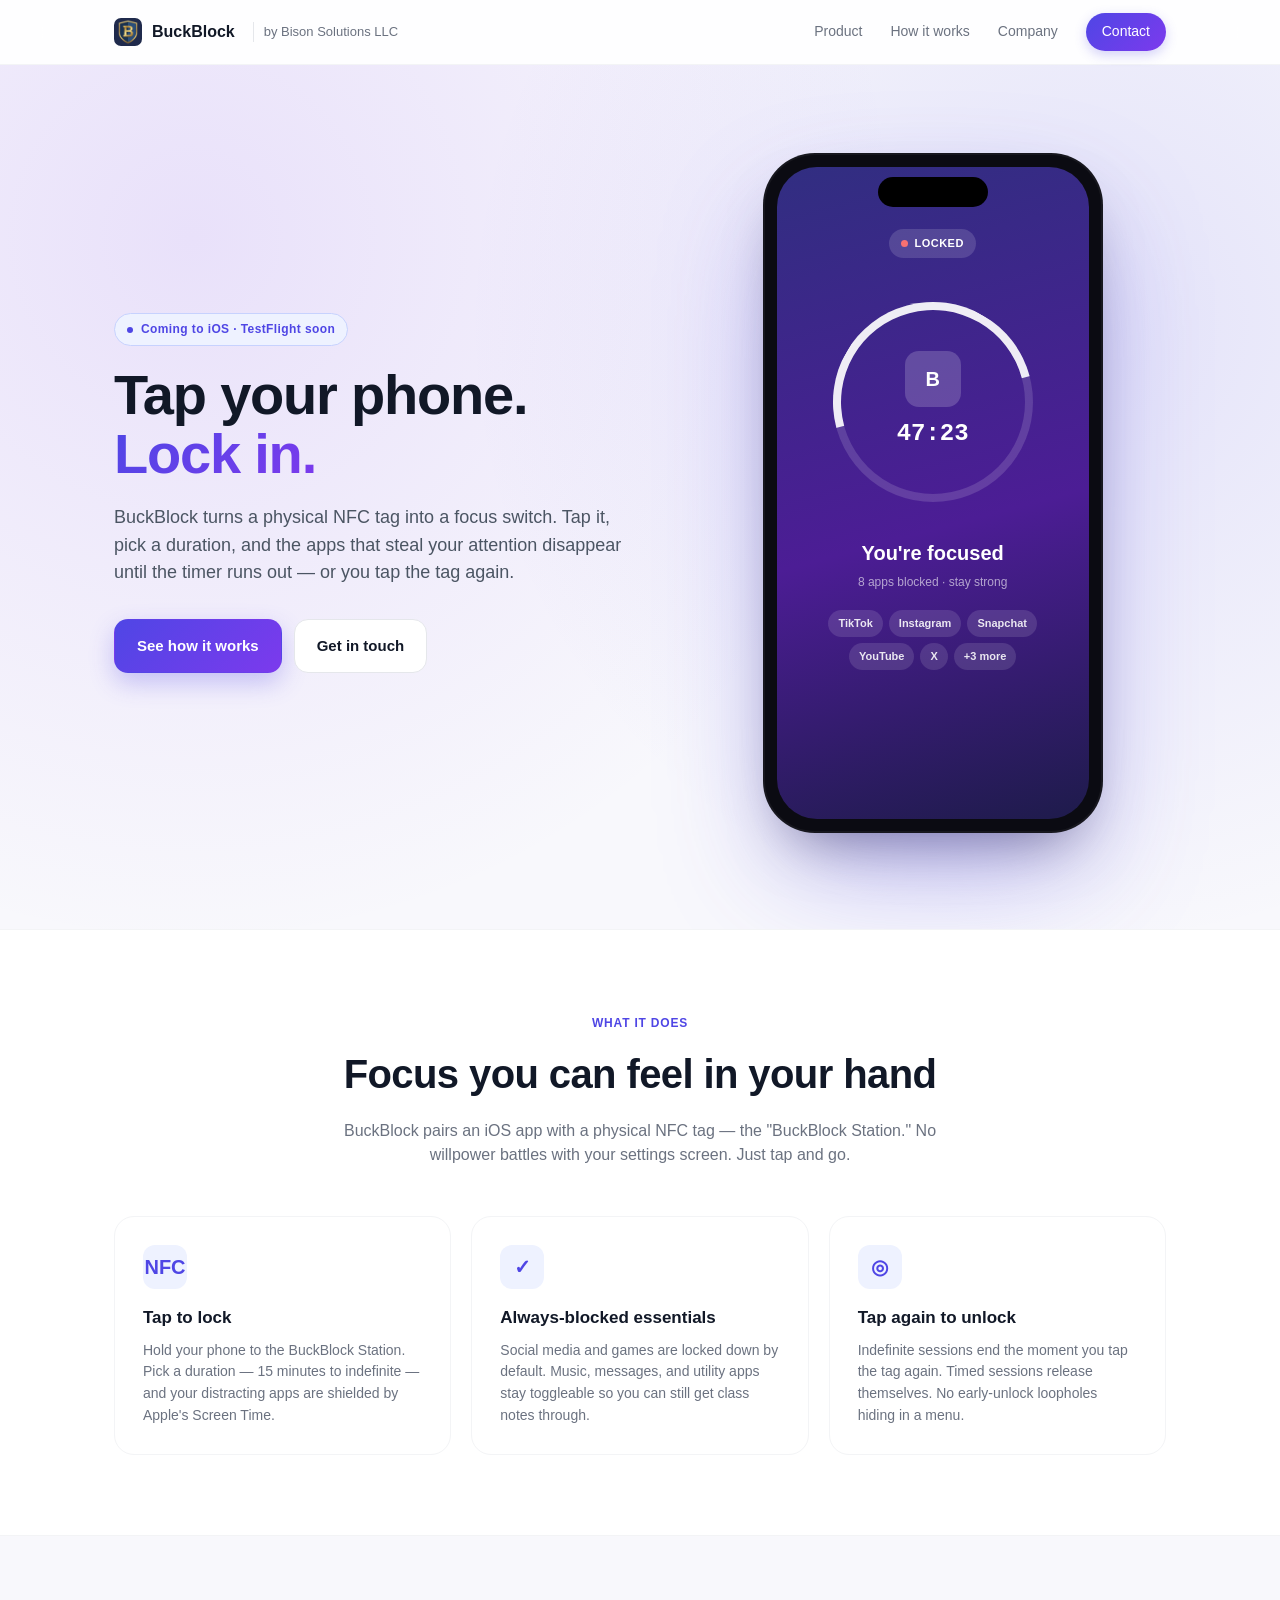
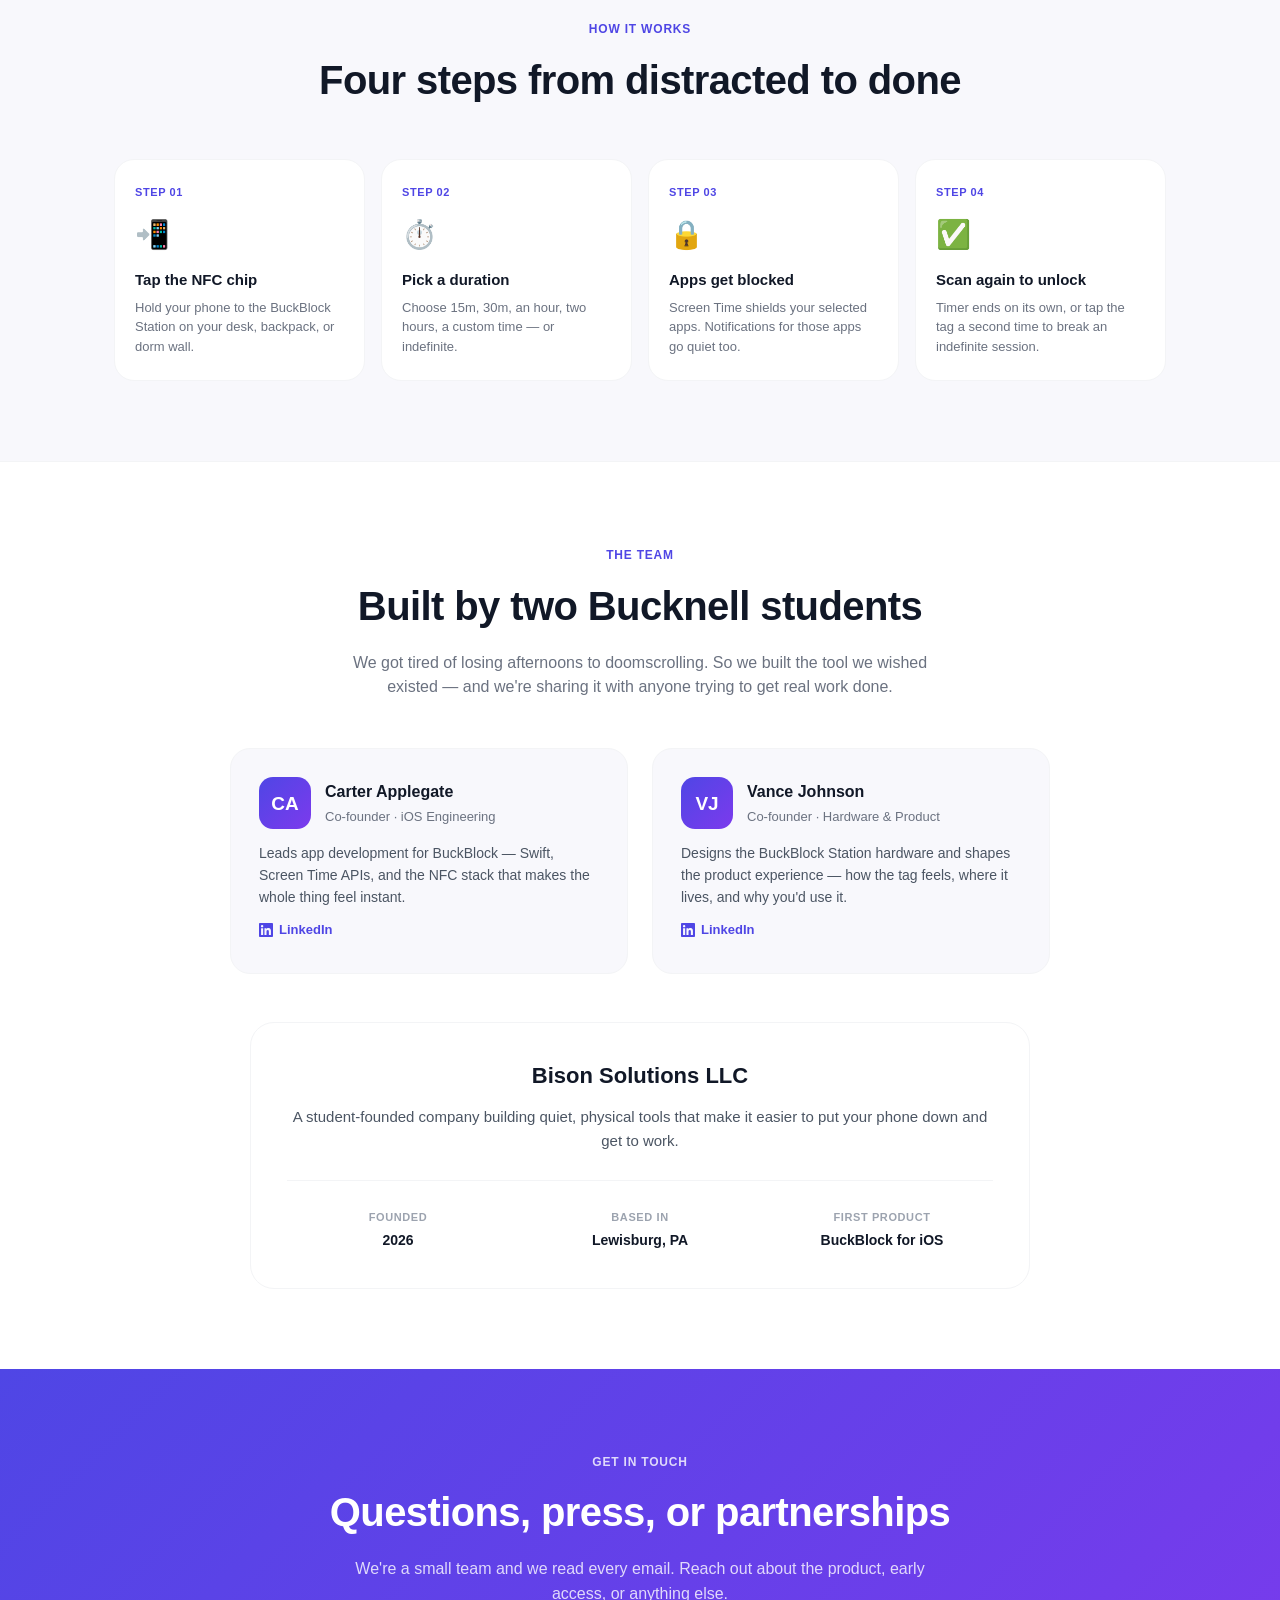
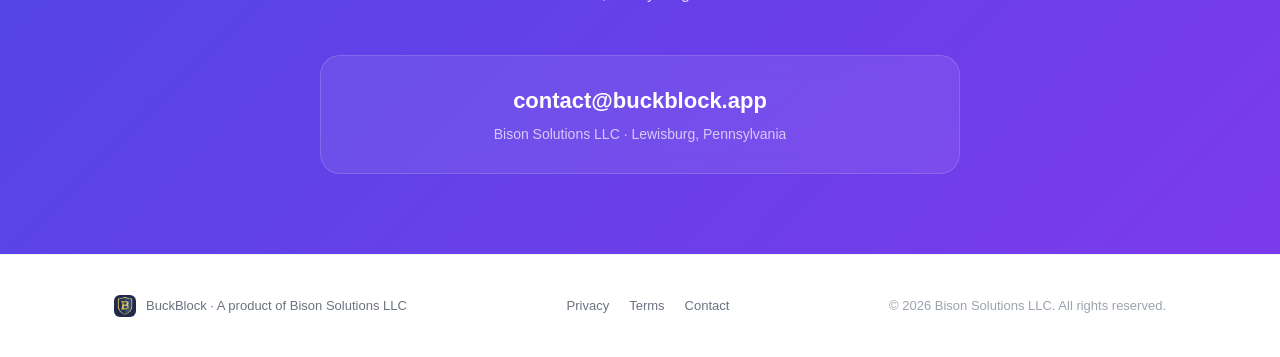
<file: index.html>
<!DOCTYPE html>
<html lang="en">
<head>
    <meta charset="UTF-8" />
    <meta name="viewport" content="width=device-width, initial-scale=1.0" />
    <meta name="theme-color" content="#4F46E5" />
    <meta name="description" content="Bison Solutions LLC builds BuckBlock — NFC-powered focus tools for college students. Tap a physical tag, lock your distracting apps, and get your work done." />
    <meta property="og:title" content="BuckBlock — Tap to Focus" />
    <meta property="og:description" content="NFC-powered focus tools for college students. Built by Bison Solutions LLC." />
    <meta property="og:url" content="https://buckblock.app" />
    <meta property="og:type" content="website" />
    <link rel="icon" type="image/png" href="assets/applogo.png" />
    <link rel="apple-touch-icon" href="assets/applogo.png" />
    <title>BuckBlock — Tap to Focus | Bison Solutions LLC</title>
    <link rel="stylesheet" href="styles.css" />
</head>
<body>
    <nav class="nav">
        <div class="container nav-inner">
            <a href="#" class="brand">
                <img src="assets/applogo.png" alt="BuckBlock" />
                BuckBlock
                <span class="brand-sub">by Bison Solutions LLC</span>
            </a>
            <div class="nav-links">
                <a href="#product">Product</a>
                <a href="#how">How it works</a>
                <a href="#company">Company</a>
                <a href="#contact" class="nav-cta">Contact</a>
            </div>
        </div>
    </nav>

    <header class="hero">
        <div class="container hero-inner">
            <div>
                <span class="eyebrow"><span class="dot"></span>Coming to iOS · TestFlight soon</span>
                <h1>Tap your phone. <span class="gradient">Lock in.</span></h1>
                <p class="lead">
                    BuckBlock turns a physical NFC tag into a focus switch.
                    Tap it, pick a duration, and the apps that steal your attention
                    disappear until the timer runs out — or you tap the tag again.
                </p>
                <div class="hero-actions">
                    <a href="#product" class="btn btn-primary">See how it works</a>
                    <a href="#contact" class="btn btn-secondary">Get in touch</a>
                </div>
            </div>

            <div aria-hidden="true">
                <div class="phone">
                    <div class="screen">
                        <div class="screen-tag">
                            <span class="dot-red"></span>
                            LOCKED
                        </div>
                        <div class="ring">
                            <div class="ring-inner">
                                <div class="ring-badge">B</div>
                                <div class="ring-time">47:23</div>
                            </div>
                        </div>
                        <div class="screen-title">You're focused</div>
                        <div class="screen-sub">8 apps blocked · stay strong</div>
                        <div class="chips">
                            <span class="chip">TikTok</span>
                            <span class="chip">Instagram</span>
                            <span class="chip">Snapchat</span>
                            <span class="chip">YouTube</span>
                            <span class="chip">X</span>
                            <span class="chip">+3 more</span>
                        </div>
                    </div>
                </div>
            </div>
        </div>
    </header>

    <section id="product" class="features">
        <div class="container">
            <div class="section-head">
                <span class="section-kicker">What it does</span>
                <h2>Focus you can feel in your hand</h2>
                <p>
                    BuckBlock pairs an iOS app with a physical NFC tag — the "BuckBlock Station."
                    No willpower battles with your settings screen. Just tap and go.
                </p>
            </div>

            <div class="feature-grid">
                <div class="feature">
                    <div class="icon">NFC</div>
                    <h3>Tap to lock</h3>
                    <p>
                        Hold your phone to the BuckBlock Station. Pick a duration — 15 minutes to
                        indefinite — and your distracting apps are shielded by Apple's Screen Time.
                    </p>
                </div>

                <div class="feature">
                    <div class="icon">✓</div>
                    <h3>Always-blocked essentials</h3>
                    <p>
                        Social media and games are locked down by default. Music, messages, and
                        utility apps stay toggleable so you can still get class notes through.
                    </p>
                </div>

                <div class="feature">
                    <div class="icon">◎</div>
                    <h3>Tap again to unlock</h3>
                    <p>
                        Indefinite sessions end the moment you tap the tag again. Timed sessions
                        release themselves. No early-unlock loopholes hiding in a menu.
                    </p>
                </div>
            </div>
        </div>
    </section>

    <section id="how">
        <div class="container">
            <div class="section-head">
                <span class="section-kicker">How it works</span>
                <h2>Four steps from distracted to done</h2>
            </div>

            <div class="steps">
                <div class="step">
                    <div class="step-num">STEP 01</div>
                    <div class="step-emoji">📲</div>
                    <h4>Tap the NFC chip</h4>
                    <p>Hold your phone to the BuckBlock Station on your desk, backpack, or dorm wall.</p>
                </div>
                <div class="step">
                    <div class="step-num">STEP 02</div>
                    <div class="step-emoji">⏱️</div>
                    <h4>Pick a duration</h4>
                    <p>Choose 15m, 30m, an hour, two hours, a custom time — or indefinite.</p>
                </div>
                <div class="step">
                    <div class="step-num">STEP 03</div>
                    <div class="step-emoji">🔒</div>
                    <h4>Apps get blocked</h4>
                    <p>Screen Time shields your selected apps. Notifications for those apps go quiet too.</p>
                </div>
                <div class="step">
                    <div class="step-num">STEP 04</div>
                    <div class="step-emoji">✅</div>
                    <h4>Scan again to unlock</h4>
                    <p>Timer ends on its own, or tap the tag a second time to break an indefinite session.</p>
                </div>
            </div>
        </div>
    </section>

    <section id="company" class="founders-wrap">
        <div class="container">
            <div class="section-head">
                <span class="section-kicker">The team</span>
                <h2>Built by two Bucknell students</h2>
                <p>
                    We got tired of losing afternoons to doomscrolling. So we built the tool
                    we wished existed — and we're sharing it with anyone trying to get real work done.
                </p>
            </div>

            <div class="founders">
                <div class="founder">
                    <div class="founder-head">
                        <div class="avatar">CA</div>
                        <div>
                            <h4>Carter Applegate</h4>
                            <div class="role">Co-founder · iOS Engineering</div>
                        </div>
                    </div>
                    <p>
                        Leads app development for BuckBlock — Swift, Screen Time APIs, and
                        the NFC stack that makes the whole thing feel instant.
                    </p>
                    <a class="founder-linkedin" href="https://www.linkedin.com/in/carter-applegate-0693aa378/" target="_blank" rel="noopener">
                        <svg viewBox="0 0 24 24" fill="currentColor" aria-hidden="true"><path d="M20.447 20.452h-3.554v-5.569c0-1.328-.027-3.037-1.852-3.037-1.853 0-2.136 1.445-2.136 2.939v5.667H9.351V9h3.414v1.561h.046c.477-.9 1.637-1.85 3.37-1.85 3.601 0 4.268 2.37 4.268 5.455v6.286zM5.337 7.433a2.062 2.062 0 01-2.063-2.065 2.063 2.063 0 112.063 2.065zm1.782 13.019H3.555V9h3.564v11.452zM22.225 0H1.771C.792 0 0 .774 0 1.729v20.542C0 23.227.792 24 1.771 24h20.451C23.2 24 24 23.227 24 22.271V1.729C24 .774 23.2 0 22.222 0h.003z"/></svg>
                        LinkedIn
                    </a>
                </div>

                <div class="founder">
                    <div class="founder-head">
                        <div class="avatar">VJ</div>
                        <div>
                            <h4>Vance Johnson</h4>
                            <div class="role">Co-founder · Hardware & Product</div>
                        </div>
                    </div>
                    <p>
                        Designs the BuckBlock Station hardware and shapes the product
                        experience — how the tag feels, where it lives, and why you'd use it.
                    </p>
                    <a class="founder-linkedin" href="https://www.linkedin.com/in/vance-johnson-03b4722b9/" target="_blank" rel="noopener">
                        <svg viewBox="0 0 24 24" fill="currentColor" aria-hidden="true"><path d="M20.447 20.452h-3.554v-5.569c0-1.328-.027-3.037-1.852-3.037-1.853 0-2.136 1.445-2.136 2.939v5.667H9.351V9h3.414v1.561h.046c.477-.9 1.637-1.85 3.37-1.85 3.601 0 4.268 2.37 4.268 5.455v6.286zM5.337 7.433a2.062 2.062 0 01-2.063-2.065 2.063 2.063 0 112.063 2.065zm1.782 13.019H3.555V9h3.564v11.452zM22.225 0H1.771C.792 0 0 .774 0 1.729v20.542C0 23.227.792 24 1.771 24h20.451C23.2 24 24 23.227 24 22.271V1.729C24 .774 23.2 0 22.222 0h.003z"/></svg>
                        LinkedIn
                    </a>
                </div>
            </div>

            <div class="company" style="margin-top: 48px;">
                <h3>Bison Solutions LLC</h3>
                <p>
                    A student-founded company building quiet, physical tools that make it
                    easier to put your phone down and get to work.
                </p>
                <div class="company-facts">
                    <div>
                        <div class="fact-label">Founded</div>
                        <div class="fact-value">2026</div>
                    </div>
                    <div>
                        <div class="fact-label">Based in</div>
                        <div class="fact-value">Lewisburg, PA</div>
                    </div>
                    <div>
                        <div class="fact-label">First product</div>
                        <div class="fact-value">BuckBlock for iOS</div>
                    </div>
                </div>
            </div>
        </div>
    </section>

    <section id="contact" class="contact-wrap">
        <div class="container">
            <div class="section-head">
                <span class="section-kicker">Get in touch</span>
                <h2>Questions, press, or partnerships</h2>
                <p>
                    We're a small team and we read every email. Reach out about the product,
                    early access, or anything else.
                </p>
            </div>

            <div class="contact-card">
                <a class="email" href="mailto:contact@buckblock.app">contact@buckblock.app</a>
                <div class="email-sub">Bison Solutions LLC · Lewisburg, Pennsylvania</div>
            </div>
        </div>
    </section>

    <footer>
        <div class="container footer-inner">
            <div class="footer-brand">
                <img src="assets/applogo.png" alt="BuckBlock" />
                BuckBlock · A product of Bison Solutions LLC
            </div>
            <div class="footer-links">
                <a href="/privacy">Privacy</a>
                <a href="/terms">Terms</a>
                <a href="mailto:contact@buckblock.app">Contact</a>
            </div>
            <div class="footer-copy">
                &copy; 2026 Bison Solutions LLC. All rights reserved.
            </div>
        </div>
    </footer>
</body>
</html>
</file>
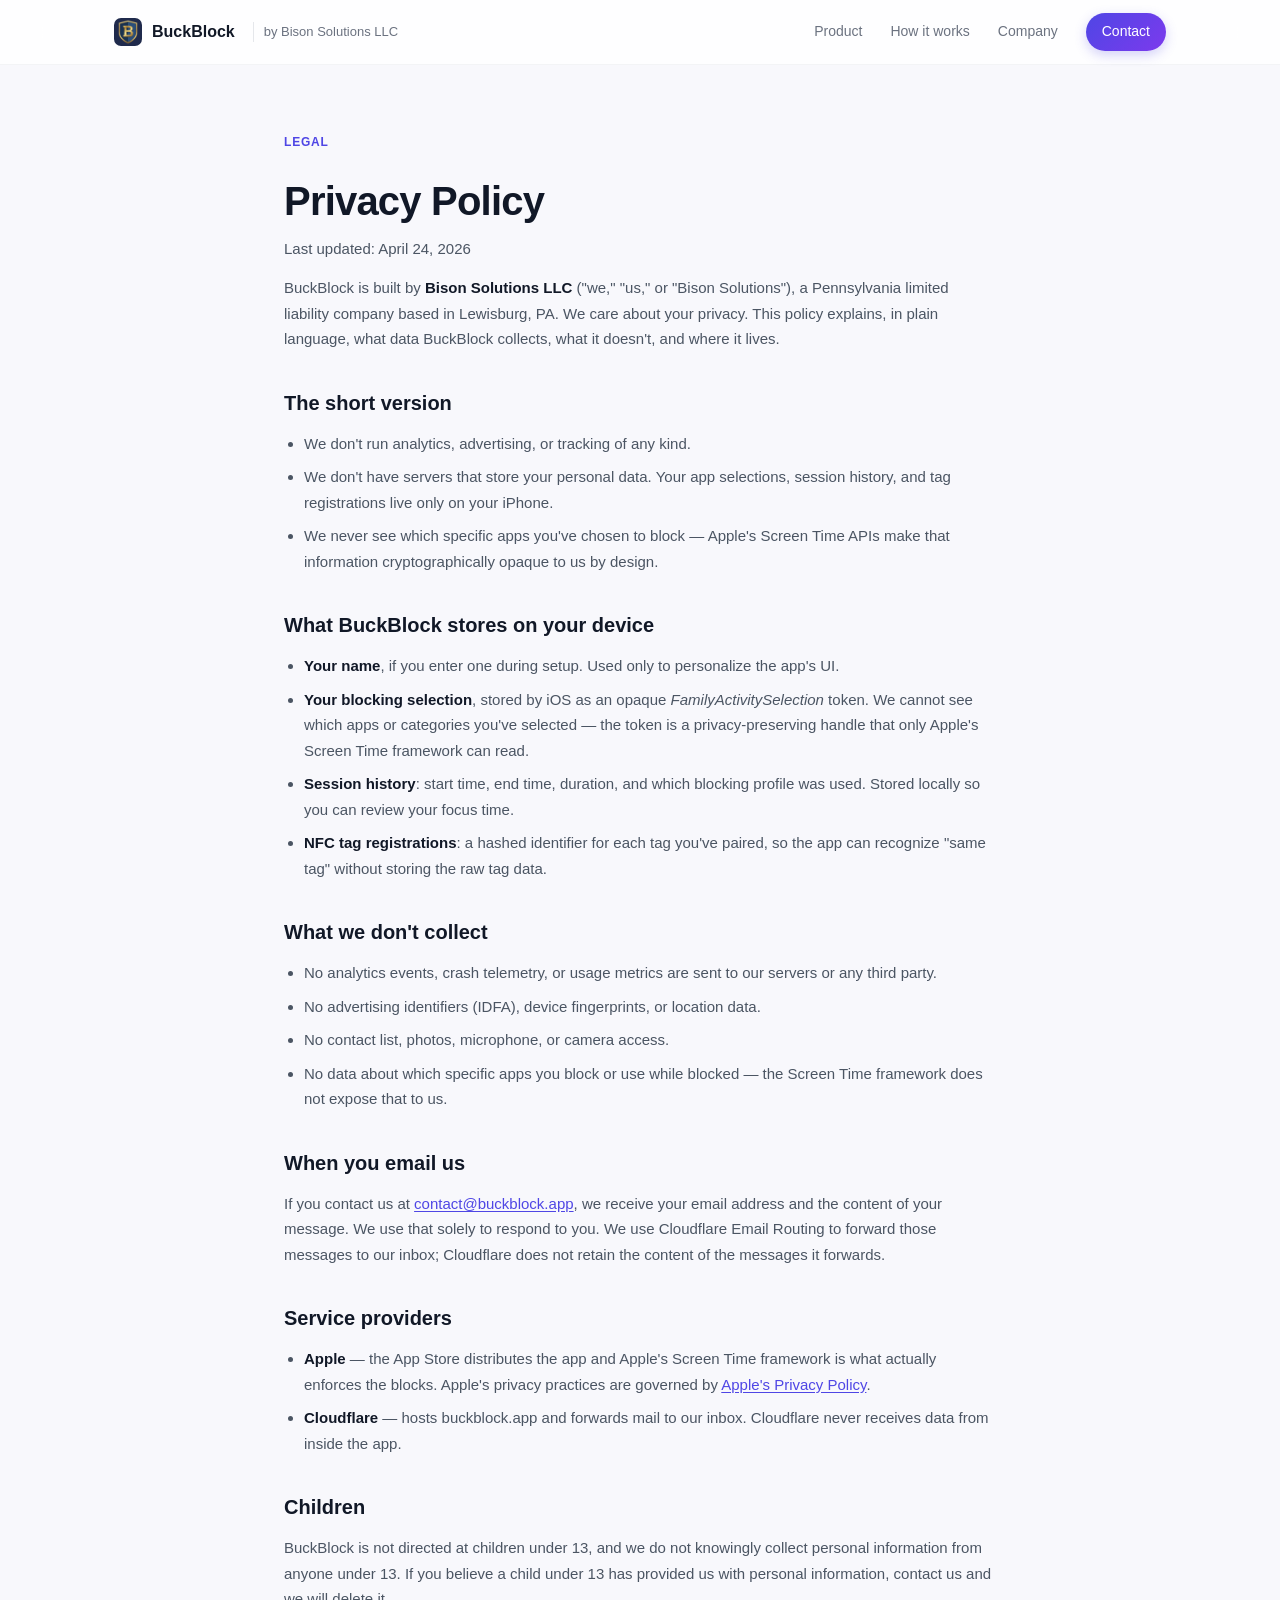
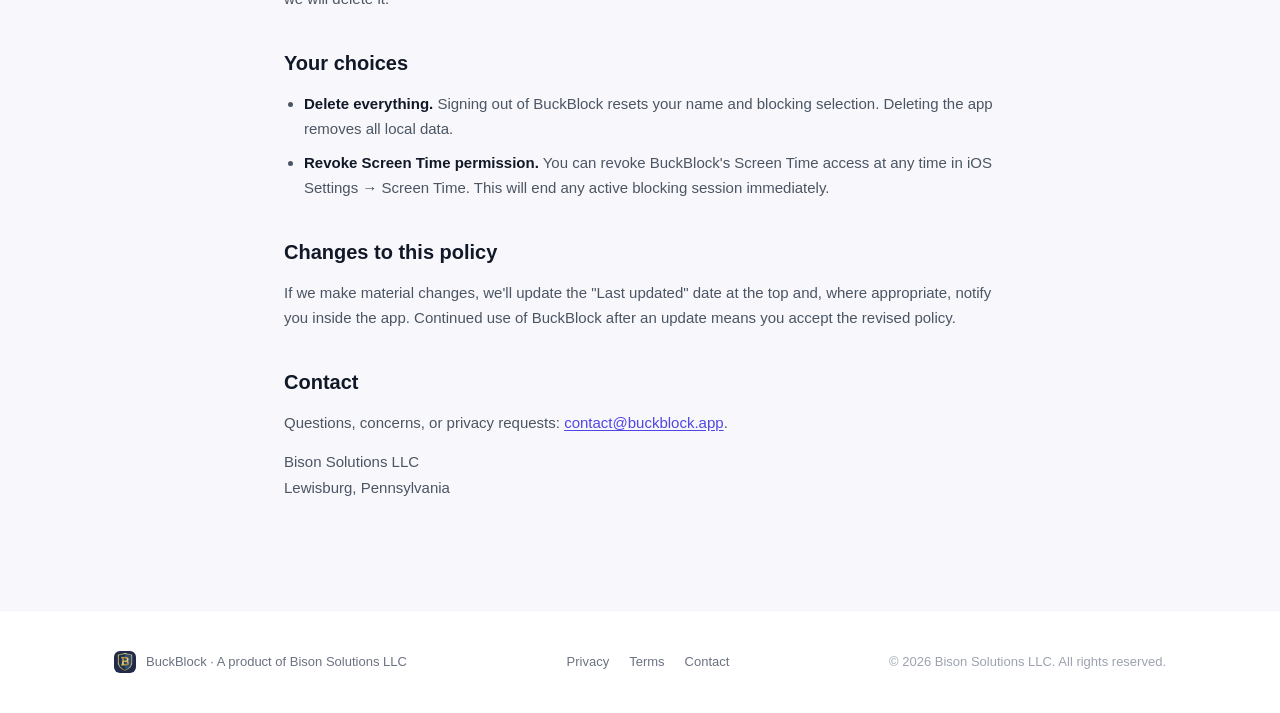
<file: privacy.html>
<!DOCTYPE html>
<html lang="en">
<head>
    <meta charset="UTF-8" />
    <meta name="viewport" content="width=device-width, initial-scale=1.0" />
    <meta name="theme-color" content="#4F46E5" />
    <meta name="description" content="BuckBlock Privacy Policy — how Bison Solutions LLC handles your data." />
    <link rel="icon" type="image/png" href="assets/applogo.png" />
    <link rel="apple-touch-icon" href="assets/applogo.png" />
    <title>Privacy Policy | BuckBlock</title>
    <link rel="stylesheet" href="styles.css" />
</head>
<body>
    <nav class="nav">
        <div class="container nav-inner">
            <a href="/" class="brand">
                <img src="assets/applogo.png" alt="BuckBlock" />
                BuckBlock
                <span class="brand-sub">by Bison Solutions LLC</span>
            </a>
            <div class="nav-links">
                <a href="/#product">Product</a>
                <a href="/#how">How it works</a>
                <a href="/#company">Company</a>
                <a href="/#contact" class="nav-cta">Contact</a>
            </div>
        </div>
    </nav>

    <main class="legal-page">
        <div class="container legal-container">
            <span class="section-kicker">Legal</span>
            <h1>Privacy Policy</h1>
            <p class="legal-meta">Last updated: April 24, 2026</p>

            <p>
                BuckBlock is built by <strong>Bison Solutions LLC</strong> ("we," "us," or "Bison Solutions"),
                a Pennsylvania limited liability company based in Lewisburg, PA. We care about your privacy.
                This policy explains, in plain language, what data BuckBlock collects, what it doesn't, and
                where it lives.
            </p>

            <h2>The short version</h2>
            <ul>
                <li>We don't run analytics, advertising, or tracking of any kind.</li>
                <li>We don't have servers that store your personal data. Your app selections, session history, and tag registrations live only on your iPhone.</li>
                <li>We never see which specific apps you've chosen to block — Apple's Screen Time APIs make that information cryptographically opaque to us by design.</li>
            </ul>

            <h2>What BuckBlock stores on your device</h2>
            <ul>
                <li><strong>Your name</strong>, if you enter one during setup. Used only to personalize the app's UI.</li>
                <li><strong>Your blocking selection</strong>, stored by iOS as an opaque <em>FamilyActivitySelection</em> token. We cannot see which apps or categories you've selected — the token is a privacy-preserving handle that only Apple's Screen Time framework can read.</li>
                <li><strong>Session history</strong>: start time, end time, duration, and which blocking profile was used. Stored locally so you can review your focus time.</li>
                <li><strong>NFC tag registrations</strong>: a hashed identifier for each tag you've paired, so the app can recognize "same tag" without storing the raw tag data.</li>
            </ul>

            <h2>What we don't collect</h2>
            <ul>
                <li>No analytics events, crash telemetry, or usage metrics are sent to our servers or any third party.</li>
                <li>No advertising identifiers (IDFA), device fingerprints, or location data.</li>
                <li>No contact list, photos, microphone, or camera access.</li>
                <li>No data about which specific apps you block or use while blocked — the Screen Time framework does not expose that to us.</li>
            </ul>

            <h2>When you email us</h2>
            <p>
                If you contact us at <a href="mailto:contact@buckblock.app">contact@buckblock.app</a>, we receive your
                email address and the content of your message. We use that solely to respond to you. We use
                Cloudflare Email Routing to forward those messages to our inbox; Cloudflare does not retain
                the content of the messages it forwards.
            </p>

            <h2>Service providers</h2>
            <ul>
                <li><strong>Apple</strong> — the App Store distributes the app and Apple's Screen Time framework is what actually enforces the blocks. Apple's privacy practices are governed by <a href="https://www.apple.com/legal/privacy/" target="_blank" rel="noopener">Apple's Privacy Policy</a>.</li>
                <li><strong>Cloudflare</strong> — hosts buckblock.app and forwards mail to our inbox. Cloudflare never receives data from inside the app.</li>
            </ul>

            <h2>Children</h2>
            <p>
                BuckBlock is not directed at children under 13, and we do not knowingly collect personal
                information from anyone under 13. If you believe a child under 13 has provided us with
                personal information, contact us and we will delete it.
            </p>

            <h2>Your choices</h2>
            <ul>
                <li><strong>Delete everything.</strong> Signing out of BuckBlock resets your name and blocking selection. Deleting the app removes all local data.</li>
                <li><strong>Revoke Screen Time permission.</strong> You can revoke BuckBlock's Screen Time access at any time in iOS Settings → Screen Time. This will end any active blocking session immediately.</li>
            </ul>

            <h2>Changes to this policy</h2>
            <p>
                If we make material changes, we'll update the "Last updated" date at the top and, where
                appropriate, notify you inside the app. Continued use of BuckBlock after an update means you
                accept the revised policy.
            </p>

            <h2>Contact</h2>
            <p>
                Questions, concerns, or privacy requests: <a href="mailto:contact@buckblock.app">contact@buckblock.app</a>.
            </p>
            <p class="legal-address">
                Bison Solutions LLC<br />
                Lewisburg, Pennsylvania
            </p>
        </div>
    </main>

    <footer>
        <div class="container footer-inner">
            <div class="footer-brand">
                <img src="assets/applogo.png" alt="BuckBlock" />
                BuckBlock · A product of Bison Solutions LLC
            </div>
            <div class="footer-links">
                <a href="/privacy">Privacy</a>
                <a href="/terms">Terms</a>
                <a href="mailto:contact@buckblock.app">Contact</a>
            </div>
            <div class="footer-copy">
                &copy; 2026 Bison Solutions LLC. All rights reserved.
            </div>
        </div>
    </footer>
</body>
</html>
</file>
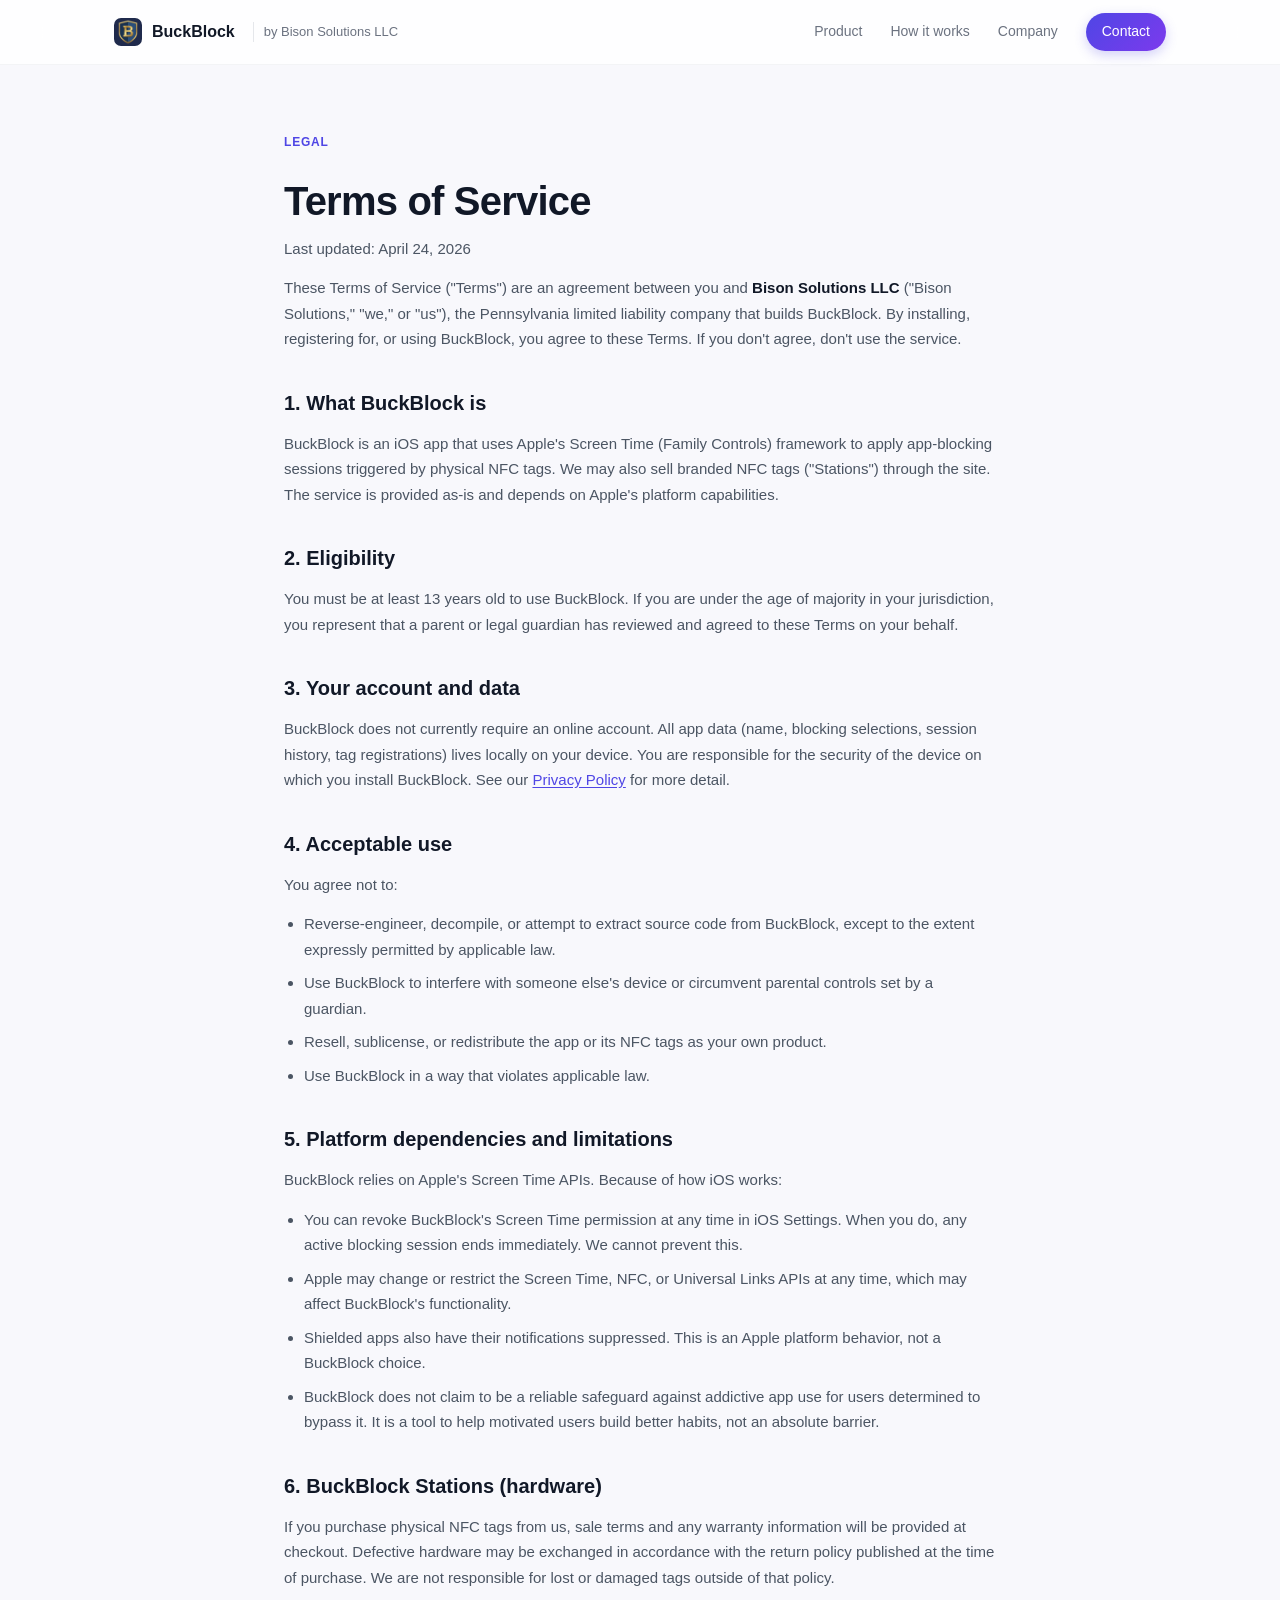
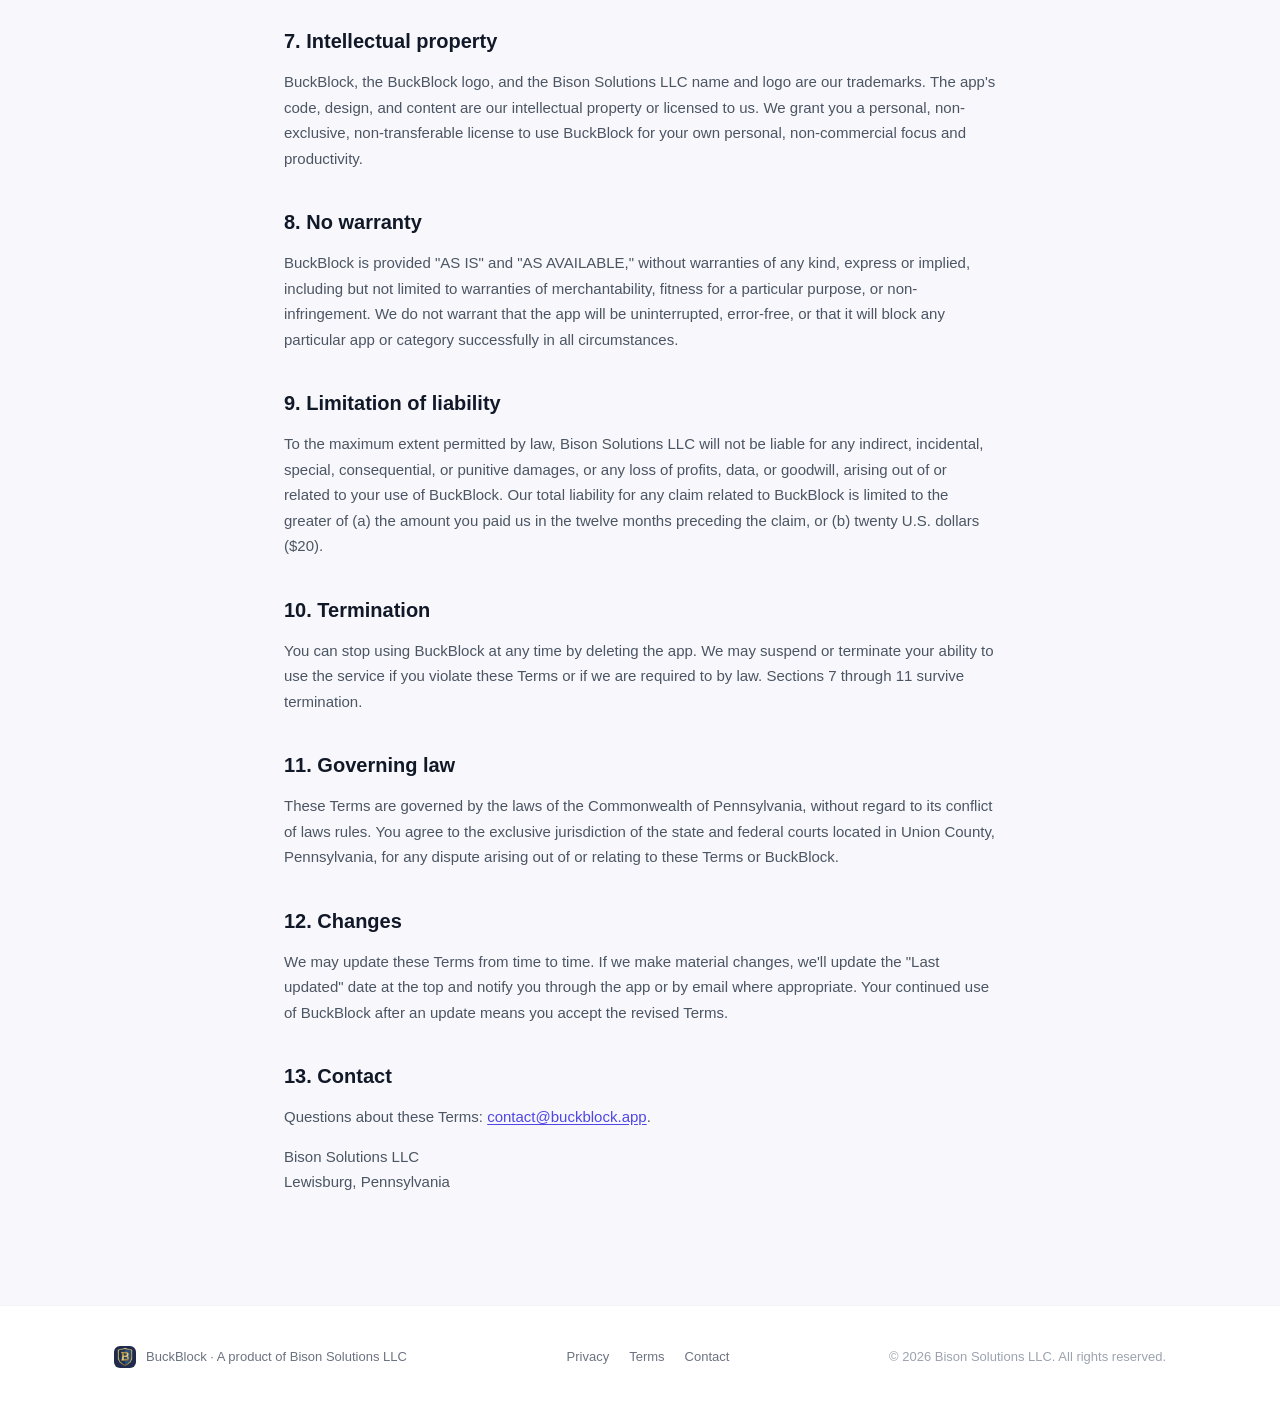
<file: terms.html>
<!DOCTYPE html>
<html lang="en">
<head>
    <meta charset="UTF-8" />
    <meta name="viewport" content="width=device-width, initial-scale=1.0" />
    <meta name="theme-color" content="#4F46E5" />
    <meta name="description" content="BuckBlock Terms of Service — the agreement between you and Bison Solutions LLC." />
    <link rel="icon" type="image/png" href="assets/applogo.png" />
    <link rel="apple-touch-icon" href="assets/applogo.png" />
    <title>Terms of Service | BuckBlock</title>
    <link rel="stylesheet" href="styles.css" />
</head>
<body>
    <nav class="nav">
        <div class="container nav-inner">
            <a href="/" class="brand">
                <img src="assets/applogo.png" alt="BuckBlock" />
                BuckBlock
                <span class="brand-sub">by Bison Solutions LLC</span>
            </a>
            <div class="nav-links">
                <a href="/#product">Product</a>
                <a href="/#how">How it works</a>
                <a href="/#company">Company</a>
                <a href="/#contact" class="nav-cta">Contact</a>
            </div>
        </div>
    </nav>

    <main class="legal-page">
        <div class="container legal-container">
            <span class="section-kicker">Legal</span>
            <h1>Terms of Service</h1>
            <p class="legal-meta">Last updated: April 24, 2026</p>

            <p>
                These Terms of Service ("Terms") are an agreement between you and
                <strong>Bison Solutions LLC</strong> ("Bison Solutions," "we," or "us"), the Pennsylvania
                limited liability company that builds BuckBlock. By installing, registering for, or using
                BuckBlock, you agree to these Terms. If you don't agree, don't use the service.
            </p>

            <h2>1. What BuckBlock is</h2>
            <p>
                BuckBlock is an iOS app that uses Apple's Screen Time (Family Controls) framework to apply
                app-blocking sessions triggered by physical NFC tags. We may also sell branded NFC tags
                ("Stations") through the site. The service is provided as-is and depends on Apple's
                platform capabilities.
            </p>

            <h2>2. Eligibility</h2>
            <p>
                You must be at least 13 years old to use BuckBlock. If you are under the age of majority in
                your jurisdiction, you represent that a parent or legal guardian has reviewed and agreed to
                these Terms on your behalf.
            </p>

            <h2>3. Your account and data</h2>
            <p>
                BuckBlock does not currently require an online account. All app data (name, blocking
                selections, session history, tag registrations) lives locally on your device. You are
                responsible for the security of the device on which you install BuckBlock. See our
                <a href="/privacy">Privacy Policy</a> for more detail.
            </p>

            <h2>4. Acceptable use</h2>
            <p>You agree not to:</p>
            <ul>
                <li>Reverse-engineer, decompile, or attempt to extract source code from BuckBlock, except to the extent expressly permitted by applicable law.</li>
                <li>Use BuckBlock to interfere with someone else's device or circumvent parental controls set by a guardian.</li>
                <li>Resell, sublicense, or redistribute the app or its NFC tags as your own product.</li>
                <li>Use BuckBlock in a way that violates applicable law.</li>
            </ul>

            <h2>5. Platform dependencies and limitations</h2>
            <p>
                BuckBlock relies on Apple's Screen Time APIs. Because of how iOS works:
            </p>
            <ul>
                <li>You can revoke BuckBlock's Screen Time permission at any time in iOS Settings. When you do, any active blocking session ends immediately. We cannot prevent this.</li>
                <li>Apple may change or restrict the Screen Time, NFC, or Universal Links APIs at any time, which may affect BuckBlock's functionality.</li>
                <li>Shielded apps also have their notifications suppressed. This is an Apple platform behavior, not a BuckBlock choice.</li>
                <li>BuckBlock does not claim to be a reliable safeguard against addictive app use for users determined to bypass it. It is a tool to help motivated users build better habits, not an absolute barrier.</li>
            </ul>

            <h2>6. BuckBlock Stations (hardware)</h2>
            <p>
                If you purchase physical NFC tags from us, sale terms and any warranty information will be
                provided at checkout. Defective hardware may be exchanged in accordance with the return
                policy published at the time of purchase. We are not responsible for lost or damaged tags
                outside of that policy.
            </p>

            <h2>7. Intellectual property</h2>
            <p>
                BuckBlock, the BuckBlock logo, and the Bison Solutions LLC name and logo are our
                trademarks. The app's code, design, and content are our intellectual property or licensed
                to us. We grant you a personal, non-exclusive, non-transferable license to use BuckBlock
                for your own personal, non-commercial focus and productivity.
            </p>

            <h2>8. No warranty</h2>
            <p>
                BuckBlock is provided "AS IS" and "AS AVAILABLE," without warranties of any kind, express
                or implied, including but not limited to warranties of merchantability, fitness for a
                particular purpose, or non-infringement. We do not warrant that the app will be
                uninterrupted, error-free, or that it will block any particular app or category
                successfully in all circumstances.
            </p>

            <h2>9. Limitation of liability</h2>
            <p>
                To the maximum extent permitted by law, Bison Solutions LLC will not be liable for any
                indirect, incidental, special, consequential, or punitive damages, or any loss of profits,
                data, or goodwill, arising out of or related to your use of BuckBlock. Our total liability
                for any claim related to BuckBlock is limited to the greater of (a) the amount you paid us
                in the twelve months preceding the claim, or (b) twenty U.S. dollars ($20).
            </p>

            <h2>10. Termination</h2>
            <p>
                You can stop using BuckBlock at any time by deleting the app. We may suspend or terminate
                your ability to use the service if you violate these Terms or if we are required to by law.
                Sections 7 through 11 survive termination.
            </p>

            <h2>11. Governing law</h2>
            <p>
                These Terms are governed by the laws of the Commonwealth of Pennsylvania, without regard
                to its conflict of laws rules. You agree to the exclusive jurisdiction of the state and
                federal courts located in Union County, Pennsylvania, for any dispute arising out of or
                relating to these Terms or BuckBlock.
            </p>

            <h2>12. Changes</h2>
            <p>
                We may update these Terms from time to time. If we make material changes, we'll update the
                "Last updated" date at the top and notify you through the app or by email where
                appropriate. Your continued use of BuckBlock after an update means you accept the revised
                Terms.
            </p>

            <h2>13. Contact</h2>
            <p>
                Questions about these Terms: <a href="mailto:contact@buckblock.app">contact@buckblock.app</a>.
            </p>
            <p class="legal-address">
                Bison Solutions LLC<br />
                Lewisburg, Pennsylvania
            </p>
        </div>
    </main>

    <footer>
        <div class="container footer-inner">
            <div class="footer-brand">
                <img src="assets/applogo.png" alt="BuckBlock" />
                BuckBlock · A product of Bison Solutions LLC
            </div>
            <div class="footer-links">
                <a href="/privacy">Privacy</a>
                <a href="/terms">Terms</a>
                <a href="mailto:contact@buckblock.app">Contact</a>
            </div>
            <div class="footer-copy">
                &copy; 2026 Bison Solutions LLC. All rights reserved.
            </div>
        </div>
    </footer>
</body>
</html>
</file>
<file: styles.css>
:root {
    --indigo: #4F46E5;
    --violet: #7C3AED;
    --navy: #1E1B4B;
    --ink: #111827;
    --slate-600: #4B5563;
    --slate-500: #6B7280;
    --slate-400: #9CA3AF;
    --slate-300: #D1D5DB;
    --slate-200: #E5E7EB;
    --slate-100: #F3F4F6;
    --slate-50: #F8F8FC;
    --lavender-50: #EEF2FF;
    --lavender-100: #E0E7FF;
    --lavender-200: #C7D2FE;
    --red-500: #EF4444;
    --red-50: #FEF2F2;
    --amber-500: #F59E0B;
    --amber-50: #FFFBEB;
    --green-500: #22C55E;
    --green-50: #DCFCE7;
}

* {
    box-sizing: border-box;
    margin: 0;
    padding: 0;
}

html {
    scroll-behavior: smooth;
}

body {
    font-family: -apple-system, BlinkMacSystemFont, "SF Pro Text", "Segoe UI", Roboto, Helvetica, Arial, sans-serif;
    color: var(--ink);
    background: var(--slate-50);
    line-height: 1.55;
    -webkit-font-smoothing: antialiased;
    -moz-osx-font-smoothing: grayscale;
}

img {
    max-width: 100%;
    display: block;
}

a {
    color: var(--indigo);
    text-decoration: none;
}

a:hover {
    text-decoration: underline;
}

.container {
    max-width: 1100px;
    margin: 0 auto;
    padding: 0 24px;
}

/* Nav */
.nav {
    position: sticky;
    top: 0;
    z-index: 50;
    background: rgba(255, 255, 255, 0.85);
    backdrop-filter: saturate(180%) blur(20px);
    -webkit-backdrop-filter: saturate(180%) blur(20px);
    border-bottom: 1px solid var(--slate-100);
}

.nav-inner {
    display: flex;
    align-items: center;
    justify-content: space-between;
    height: 64px;
}

.brand {
    display: flex;
    align-items: center;
    gap: 10px;
    font-weight: 700;
    font-size: 16px;
    color: var(--ink);
}

.brand img {
    width: 28px;
    height: 28px;
    border-radius: 7px;
}

.brand-sub {
    color: var(--slate-500);
    font-weight: 500;
    font-size: 13px;
    margin-left: 8px;
    padding-left: 10px;
    border-left: 1px solid var(--slate-200);
}

.nav-links {
    display: flex;
    gap: 28px;
    align-items: center;
}

.nav-links a {
    color: var(--slate-500);
    font-size: 14px;
    font-weight: 500;
}

.nav-links a:hover {
    color: var(--ink);
    text-decoration: none;
}

.nav-cta {
    display: inline-flex;
    align-items: center;
    gap: 6px;
    padding: 8px 16px;
    background: linear-gradient(135deg, var(--indigo), var(--violet));
    color: #fff !important;
    border-radius: 999px;
    font-size: 14px;
    font-weight: 600;
    box-shadow: 0 4px 12px rgba(79, 70, 229, 0.25);
}

.nav-cta:hover {
    text-decoration: none;
    transform: translateY(-1px);
    transition: transform 120ms ease;
}

/* Hero */
.hero {
    position: relative;
    padding: 88px 0 96px;
    overflow: hidden;
}

.hero::before {
    content: "";
    position: absolute;
    inset: 0;
    background:
        radial-gradient(circle at 15% 20%, rgba(124, 58, 237, 0.12), transparent 55%),
        radial-gradient(circle at 85% 30%, rgba(79, 70, 229, 0.12), transparent 50%);
    pointer-events: none;
}

.hero-inner {
    position: relative;
    display: grid;
    grid-template-columns: 1.1fr 1fr;
    gap: 72px;
    align-items: center;
}

.eyebrow {
    display: inline-flex;
    align-items: center;
    gap: 8px;
    padding: 6px 12px;
    background: var(--lavender-50);
    color: var(--indigo);
    border: 1px solid var(--lavender-200);
    border-radius: 999px;
    font-size: 12px;
    font-weight: 600;
    letter-spacing: 0.4px;
    margin-bottom: 20px;
}

.eyebrow .dot {
    width: 6px;
    height: 6px;
    background: var(--indigo);
    border-radius: 50%;
}

.hero h1 {
    font-size: clamp(36px, 5vw, 56px);
    font-weight: 800;
    letter-spacing: -1.2px;
    line-height: 1.05;
    color: var(--ink);
    margin-bottom: 20px;
}

.hero h1 .gradient {
    background: linear-gradient(135deg, var(--indigo), var(--violet));
    -webkit-background-clip: text;
    background-clip: text;
    color: transparent;
}

.hero p.lead {
    font-size: 18px;
    color: var(--slate-600);
    max-width: 560px;
    margin-bottom: 32px;
}

.hero-actions {
    display: flex;
    gap: 12px;
    flex-wrap: wrap;
}

.btn {
    display: inline-flex;
    align-items: center;
    gap: 8px;
    padding: 14px 22px;
    border-radius: 14px;
    font-size: 15px;
    font-weight: 600;
    border: 1px solid transparent;
    cursor: pointer;
    transition: transform 120ms ease, box-shadow 120ms ease;
}

.btn-primary {
    background: linear-gradient(135deg, var(--indigo), var(--violet));
    color: #fff;
    box-shadow: 0 10px 24px rgba(79, 70, 229, 0.28);
}

.btn-primary:hover {
    transform: translateY(-1px);
    text-decoration: none;
    color: #fff;
}

.btn-secondary {
    background: #fff;
    color: var(--ink);
    border-color: var(--slate-200);
}

.btn-secondary:hover {
    text-decoration: none;
    border-color: var(--slate-300);
}

/* Hero device mockup */
.phone {
    position: relative;
    width: 340px;
    height: 680px;
    margin: 0 auto;
    background: #0b0b12;
    border-radius: 52px;
    padding: 14px;
    box-shadow:
        0 50px 120px -20px rgba(79, 70, 229, 0.4),
        0 30px 60px -30px rgba(0, 0, 0, 0.5),
        inset 0 0 0 2px rgba(255, 255, 255, 0.05);
}

.phone::before {
    content: "";
    position: absolute;
    top: 24px;
    left: 50%;
    transform: translateX(-50%);
    width: 110px;
    height: 30px;
    background: #000;
    border-radius: 16px;
    z-index: 2;
}

.screen {
    width: 100%;
    height: 100%;
    border-radius: 40px;
    background: linear-gradient(165deg, #312E81, #4C1D95 55%, #1E1B4B);
    overflow: hidden;
    position: relative;
    padding: 54px 20px 24px;
    display: flex;
    flex-direction: column;
    align-items: center;
    color: #fff;
}

.screen-tag {
    font-size: 11px;
    font-weight: 700;
    letter-spacing: 0.5px;
    background: rgba(255, 255, 255, 0.14);
    padding: 6px 12px;
    border-radius: 999px;
    display: inline-flex;
    align-items: center;
    gap: 6px;
    margin-top: 8px;
}

.screen-tag .dot-red {
    width: 7px;
    height: 7px;
    background: #F87171;
    border-radius: 50%;
}

.ring {
    width: 200px;
    height: 200px;
    border-radius: 50%;
    margin: 44px auto 28px;
    border: 8px solid rgba(255, 255, 255, 0.14);
    position: relative;
    display: flex;
    align-items: center;
    justify-content: center;
}

.ring::after {
    content: "";
    position: absolute;
    inset: -8px;
    border-radius: 50%;
    border: 8px solid transparent;
    border-top-color: rgba(255, 255, 255, 0.9);
    border-right-color: rgba(255, 255, 255, 0.9);
    transform: rotate(-60deg);
}

.ring-inner {
    display: flex;
    flex-direction: column;
    align-items: center;
    gap: 8px;
}

.ring-badge {
    width: 56px;
    height: 56px;
    border-radius: 14px;
    background: rgba(255, 255, 255, 0.18);
    display: flex;
    align-items: center;
    justify-content: center;
    font-weight: 800;
    font-size: 20px;
}

.ring-time {
    font-family: ui-monospace, "SF Mono", Menlo, monospace;
    font-size: 24px;
    font-weight: 700;
}

.screen-title {
    font-size: 20px;
    font-weight: 700;
    margin-top: 8px;
}

.screen-sub {
    font-size: 12px;
    color: rgba(255, 255, 255, 0.6);
    margin-top: 4px;
}

.chips {
    display: flex;
    flex-wrap: wrap;
    gap: 6px;
    justify-content: center;
    margin-top: 18px;
    padding: 0 8px;
}

.chip {
    font-size: 11px;
    font-weight: 600;
    color: rgba(255, 255, 255, 0.88);
    background: rgba(255, 255, 255, 0.12);
    padding: 5px 10px;
    border-radius: 999px;
}

/* Sections */
section {
    padding: 80px 0;
}

.section-head {
    text-align: center;
    margin-bottom: 48px;
}

.section-kicker {
    display: inline-block;
    font-size: 12px;
    font-weight: 700;
    letter-spacing: 0.8px;
    color: var(--indigo);
    text-transform: uppercase;
    margin-bottom: 10px;
}

.section-head h2 {
    font-size: clamp(28px, 3.6vw, 40px);
    letter-spacing: -0.6px;
    font-weight: 800;
}

.section-head p {
    color: var(--slate-500);
    max-width: 620px;
    margin: 14px auto 0;
    font-size: 16px;
}

/* Feature grid */
.features {
    background: #fff;
    border-top: 1px solid var(--slate-100);
    border-bottom: 1px solid var(--slate-100);
}

.feature-grid {
    display: grid;
    grid-template-columns: repeat(3, 1fr);
    gap: 20px;
}

.feature {
    padding: 28px;
    border-radius: 20px;
    border: 1px solid var(--slate-100);
    background: #fff;
    transition: border-color 120ms ease, transform 120ms ease;
}

.feature:hover {
    border-color: var(--lavender-200);
    transform: translateY(-2px);
}

.feature .icon {
    width: 44px;
    height: 44px;
    border-radius: 12px;
    background: var(--lavender-50);
    color: var(--indigo);
    display: flex;
    align-items: center;
    justify-content: center;
    font-size: 20px;
    margin-bottom: 16px;
    font-weight: 700;
}

.feature h3 {
    font-size: 17px;
    font-weight: 700;
    margin-bottom: 8px;
}

.feature p {
    color: var(--slate-500);
    font-size: 14px;
    line-height: 1.55;
}

/* Steps */
.steps {
    display: grid;
    grid-template-columns: repeat(4, 1fr);
    gap: 16px;
}

.step {
    padding: 24px 20px;
    background: #fff;
    border: 1px solid var(--slate-100);
    border-radius: 20px;
    position: relative;
}

.step-num {
    font-size: 11px;
    font-weight: 700;
    letter-spacing: 0.6px;
    color: var(--indigo);
    margin-bottom: 12px;
}

.step-emoji {
    font-size: 28px;
    margin-bottom: 12px;
}

.step h4 {
    font-size: 15px;
    font-weight: 700;
    margin-bottom: 6px;
}

.step p {
    color: var(--slate-500);
    font-size: 13px;
    line-height: 1.5;
}

/* Founders */
.founders-wrap {
    background: #fff;
    border-top: 1px solid var(--slate-100);
}

.founders {
    display: grid;
    grid-template-columns: 1fr 1fr;
    gap: 24px;
    max-width: 820px;
    margin: 0 auto;
}

.founder {
    padding: 28px;
    background: var(--slate-50);
    border: 1px solid var(--slate-100);
    border-radius: 20px;
}

.founder-head {
    display: flex;
    align-items: center;
    gap: 14px;
    margin-bottom: 14px;
}

.avatar {
    width: 52px;
    height: 52px;
    border-radius: 14px;
    background: linear-gradient(135deg, var(--indigo), var(--violet));
    color: #fff;
    display: flex;
    align-items: center;
    justify-content: center;
    font-weight: 800;
    font-size: 19px;
    flex-shrink: 0;
}

.founder h4 {
    font-size: 16px;
    font-weight: 700;
}

.founder .role {
    color: var(--slate-500);
    font-size: 13px;
    margin-top: 2px;
}

.founder p {
    color: var(--slate-600);
    font-size: 14px;
    line-height: 1.55;
}

.founder-linkedin {
    display: inline-flex;
    align-items: center;
    gap: 6px;
    margin-top: 12px;
    color: var(--indigo);
    font-size: 13px;
    font-weight: 600;
    text-decoration: none;
}

.founder-linkedin:hover {
    color: var(--violet);
}

.founder-linkedin svg {
    width: 14px;
    height: 14px;
}

/* Company card */
.company {
    max-width: 780px;
    margin: 0 auto;
    padding: 36px;
    background: #fff;
    border: 1px solid var(--slate-100);
    border-radius: 24px;
    text-align: center;
}

.company h3 {
    font-size: 22px;
    font-weight: 800;
    margin-bottom: 12px;
}

.company p {
    color: var(--slate-600);
    font-size: 15px;
}

.company-facts {
    display: grid;
    grid-template-columns: repeat(3, 1fr);
    gap: 20px;
    margin-top: 28px;
    padding-top: 28px;
    border-top: 1px solid var(--slate-100);
}

.fact-label {
    font-size: 11px;
    font-weight: 700;
    letter-spacing: 0.6px;
    color: var(--slate-400);
    text-transform: uppercase;
    margin-bottom: 4px;
}

.fact-value {
    font-size: 14px;
    font-weight: 600;
    color: var(--ink);
}

/* Contact */
.contact-wrap {
    background: linear-gradient(135deg, var(--indigo), var(--violet));
    color: #fff;
}

.contact-wrap .section-kicker {
    color: rgba(255, 255, 255, 0.8);
}

.contact-wrap .section-head h2 {
    color: #fff;
}

.contact-wrap .section-head p {
    color: rgba(255, 255, 255, 0.8);
}

.contact-card {
    max-width: 640px;
    margin: 0 auto;
    background: rgba(255, 255, 255, 0.08);
    border: 1px solid rgba(255, 255, 255, 0.15);
    padding: 28px;
    border-radius: 20px;
    backdrop-filter: blur(10px);
    -webkit-backdrop-filter: blur(10px);
    text-align: center;
}

.contact-card .email {
    font-size: 22px;
    font-weight: 700;
    color: #fff;
    display: inline-block;
    margin-bottom: 6px;
}

.contact-card .email:hover {
    text-decoration: underline;
    color: #fff;
}

.contact-card .email-sub {
    color: rgba(255, 255, 255, 0.7);
    font-size: 14px;
}

/* Footer */
footer {
    background: #fff;
    padding: 40px 0;
    border-top: 1px solid var(--slate-100);
}

.footer-inner {
    display: flex;
    justify-content: space-between;
    align-items: center;
    gap: 20px;
    flex-wrap: wrap;
}

.footer-brand {
    display: flex;
    align-items: center;
    gap: 10px;
    color: var(--slate-500);
    font-size: 13px;
}

.footer-brand img {
    width: 22px;
    height: 22px;
    border-radius: 6px;
}

.footer-copy {
    color: var(--slate-400);
    font-size: 13px;
}

.footer-links {
    display: flex;
    gap: 20px;
    font-size: 13px;
}

.footer-links a {
    color: var(--slate-500);
    text-decoration: none;
}

.footer-links a:hover {
    color: var(--indigo);
}

/* Legal pages (privacy, terms) */
.legal-page {
    padding: 64px 0 96px;
    background: var(--slate-50);
    min-height: calc(100vh - 180px);
}

.legal-container {
    max-width: 760px;
}

.legal-page h1 {
    font-size: 40px;
    font-weight: 800;
    color: var(--ink);
    margin: 8px 0 4px;
    letter-spacing: -0.02em;
}

.legal-meta {
    color: var(--slate-400);
    font-size: 13px;
    margin: 0 0 32px;
}

.legal-page h2 {
    font-size: 20px;
    font-weight: 700;
    color: var(--ink);
    margin: 36px 0 12px;
}

.legal-page p,
.legal-page ul {
    color: var(--slate-600);
    font-size: 15px;
    line-height: 1.7;
    margin: 0 0 14px;
}

.legal-page ul {
    padding-left: 20px;
}

.legal-page li {
    margin-bottom: 8px;
}

.legal-page a {
    color: var(--indigo);
    text-decoration: underline;
    text-underline-offset: 2px;
}

.legal-page a:hover {
    color: var(--violet);
}

.legal-page strong {
    color: var(--ink);
}

.legal-address {
    margin-top: 24px;
    color: var(--slate-500);
    font-size: 14px;
}

/* Responsive */
@media (max-width: 900px) {
    .hero-inner {
        grid-template-columns: 1fr;
        gap: 48px;
    }
    .phone {
        width: 300px;
        height: 600px;
    }
    .feature-grid,
    .steps,
    .founders {
        grid-template-columns: 1fr;
    }
    .company-facts {
        grid-template-columns: 1fr;
    }
    .nav-links {
        display: none;
    }
    .nav-links .nav-cta {
        display: inline-flex;
    }
    .nav-links {
        display: flex;
    }
    .nav-links a:not(.nav-cta) {
        display: none;
    }
}

@media (max-width: 600px) {
    .hero {
        padding: 56px 0 64px;
    }
    section {
        padding: 56px 0;
    }
}
</file>
